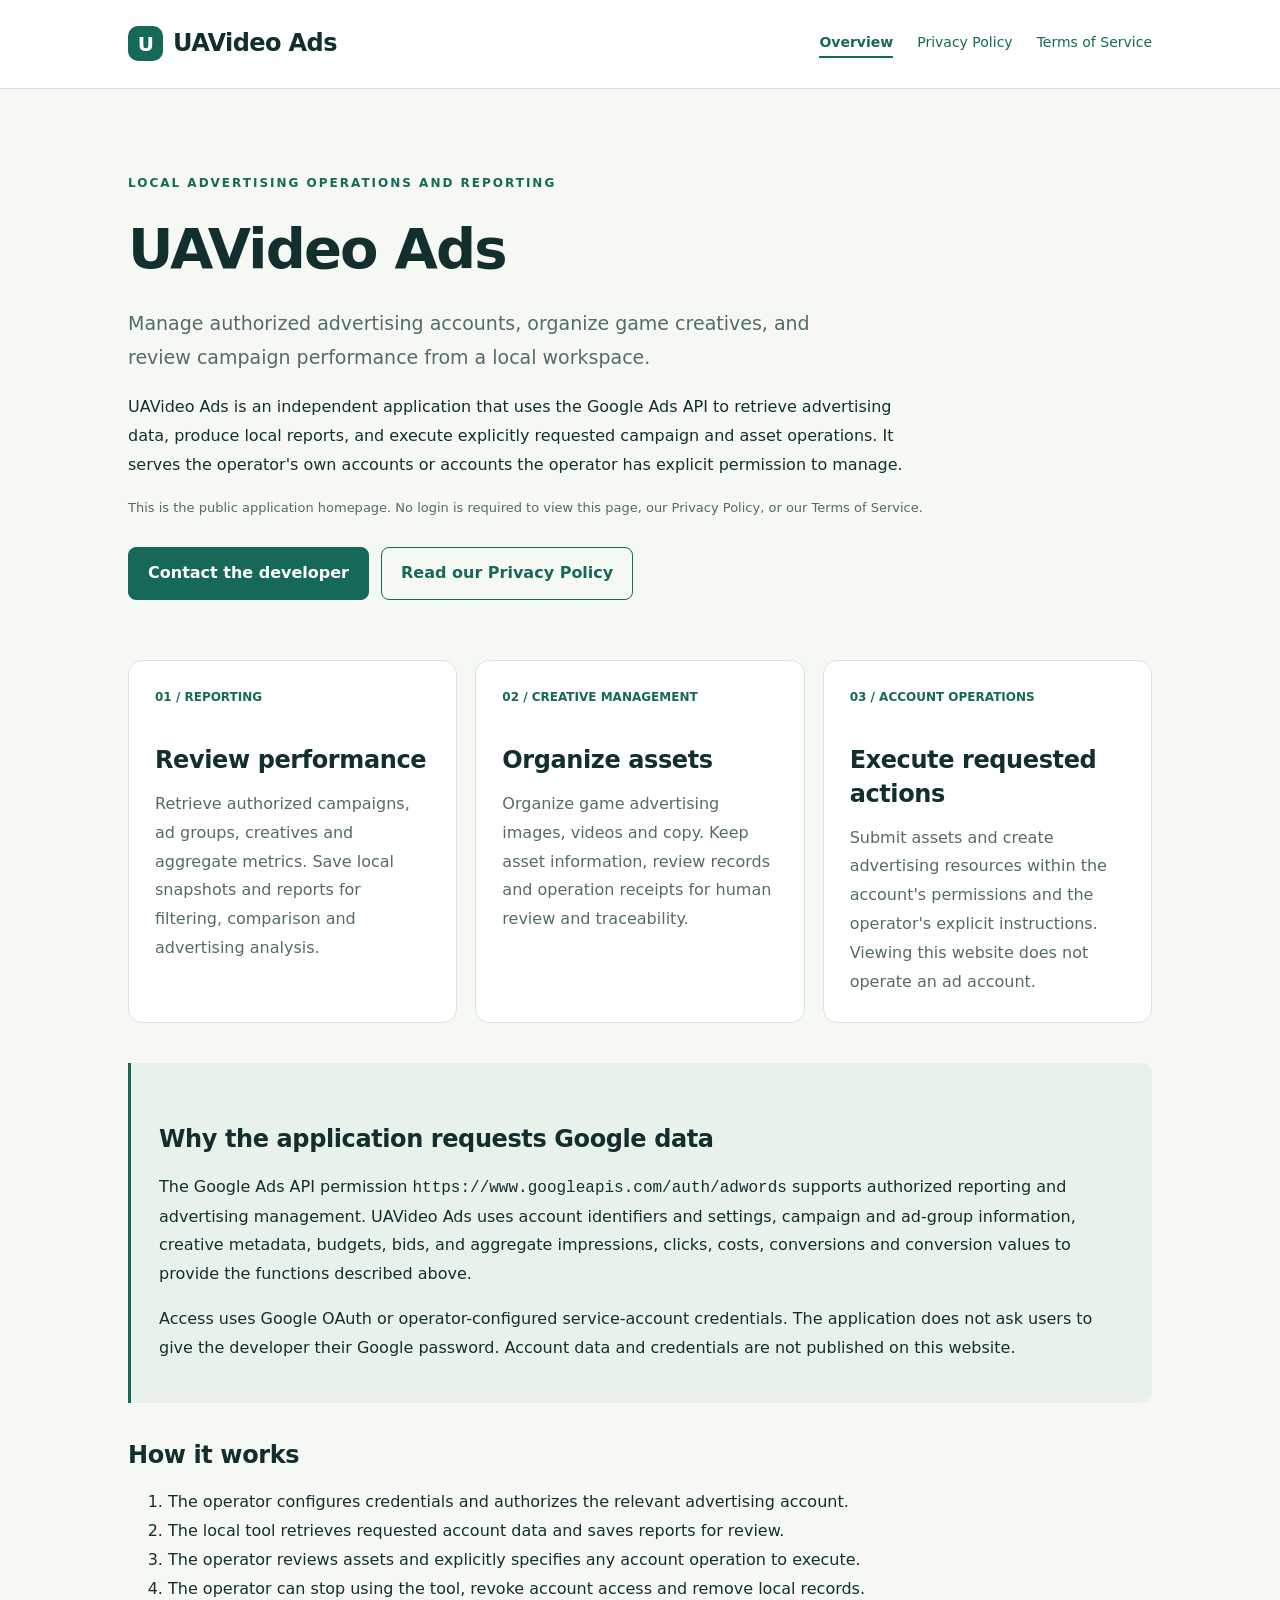
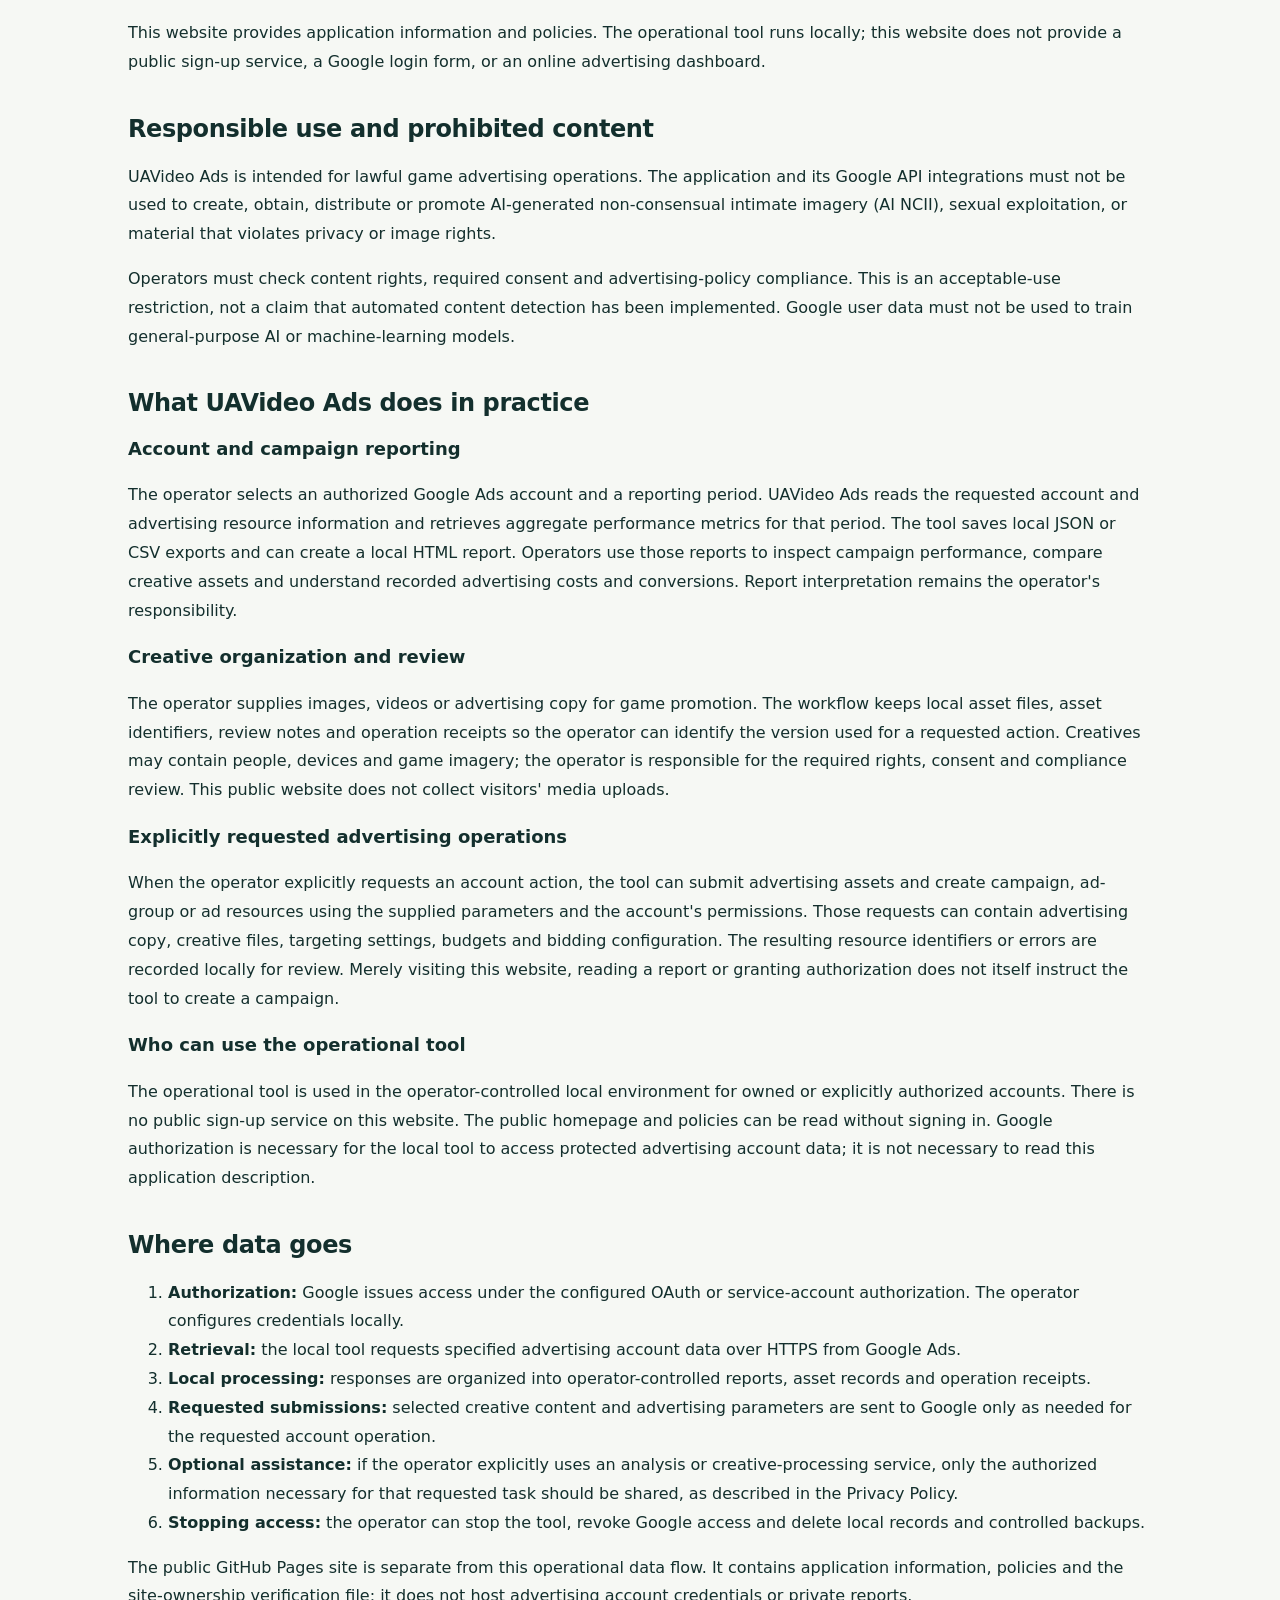
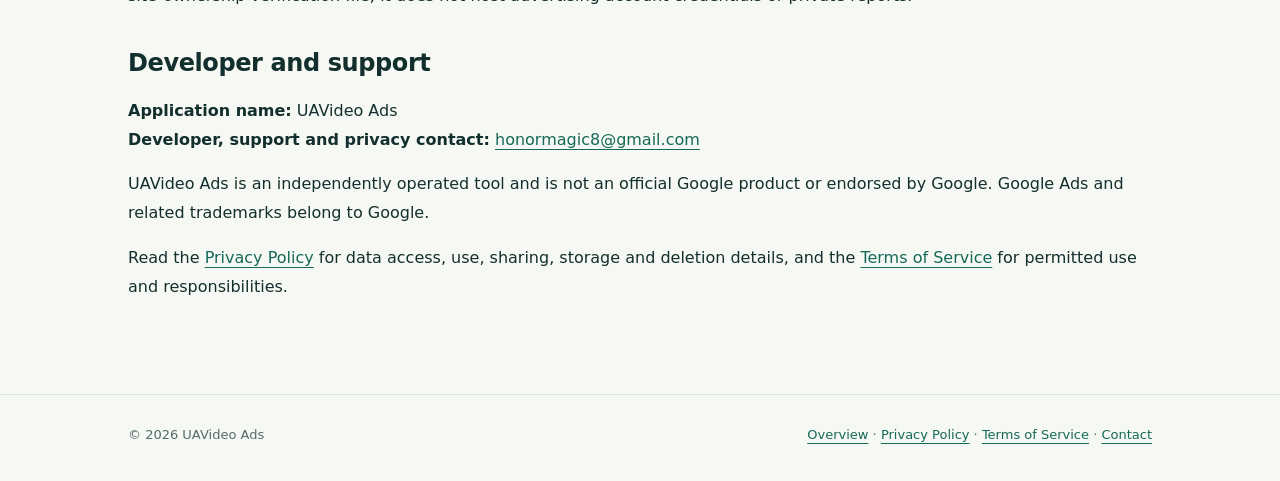
<file: index.html>
<!doctype html>
<html lang="en">
<head>
<meta charset="utf-8">
<meta name="viewport" content="width=device-width,initial-scale=1">
<meta name="description" content="UAVideo Ads is a local Google Ads account management and reporting tool for authorized game advertising accounts.">
<title>UAVideo Ads</title>
<link rel="stylesheet" href="style.css">
</head>
<body>
<header><div class="wrap"><a class="brand" href="./"><span aria-hidden="true">U</span>UAVideo Ads</a><nav aria-label="Main navigation"><a href="./" aria-current="page">Overview</a><a href="privacy.html">Privacy Policy</a><a href="terms.html">Terms of Service</a></nav></div></header>
<main><div class="wrap">

<section class="hero">
<div class="eyebrow">Local advertising operations and reporting</div>
<h1>UAVideo Ads</h1>
<p class="lead">Manage authorized advertising accounts, organize game creatives, and review campaign performance from a local workspace.</p>
<p>UAVideo Ads is an independent application that uses the Google Ads API to retrieve advertising data, produce local reports, and execute explicitly requested campaign and asset operations. It serves the operator's own accounts or accounts the operator has explicit permission to manage.</p>
<p class="meta">This is the public application homepage. No login is required to view this page, our Privacy Policy, or our Terms of Service.</p>
<div class="actions"><a class="button primary" href="mailto:honormagic8@gmail.com">Contact the developer</a><a class="button" href="privacy.html">Read our Privacy Policy</a></div>
</section>
<div class="grid">
<section class="card"><span class="number">01 / REPORTING</span><h2>Review performance</h2><p>Retrieve authorized campaigns, ad groups, creatives and aggregate metrics. Save local snapshots and reports for filtering, comparison and advertising analysis.</p></section>
<section class="card"><span class="number">02 / CREATIVE MANAGEMENT</span><h2>Organize assets</h2><p>Organize game advertising images, videos and copy. Keep asset information, review records and operation receipts for human review and traceability.</p></section>
<section class="card"><span class="number">03 / ACCOUNT OPERATIONS</span><h2>Execute requested actions</h2><p>Submit assets and create advertising resources within the account's permissions and the operator's explicit instructions. Viewing this website does not operate an ad account.</p></section>
</div>
<section class="note"><h2>Why the application requests Google data</h2><p>The Google Ads API permission <code>https://www.googleapis.com/auth/adwords</code> supports authorized reporting and advertising management. UAVideo Ads uses account identifiers and settings, campaign and ad-group information, creative metadata, budgets, bids, and aggregate impressions, clicks, costs, conversions and conversion values to provide the functions described above.</p><p>Access uses Google OAuth or operator-configured service-account credentials. The application does not ask users to give the developer their Google password. Account data and credentials are not published on this website.</p></section>
<section><h2>How it works</h2><ol><li>The operator configures credentials and authorizes the relevant advertising account.</li><li>The local tool retrieves requested account data and saves reports for review.</li><li>The operator reviews assets and explicitly specifies any account operation to execute.</li><li>The operator can stop using the tool, revoke account access and remove local records.</li></ol><p>This website provides application information and policies. The operational tool runs locally; this website does not provide a public sign-up service, a Google login form, or an online advertising dashboard.</p></section>
<section><h2>Responsible use and prohibited content</h2><p>UAVideo Ads is intended for lawful game advertising operations. The application and its Google API integrations must not be used to create, obtain, distribute or promote AI-generated non-consensual intimate imagery (AI NCII), sexual exploitation, or material that violates privacy or image rights.</p><p>Operators must check content rights, required consent and advertising-policy compliance. This is an acceptable-use restriction, not a claim that automated content detection has been implemented. Google user data must not be used to train general-purpose AI or machine-learning models.</p></section>

<section id="application-details"><h2>What UAVideo Ads does in practice</h2>
<h3>Account and campaign reporting</h3><p>The operator selects an authorized Google Ads account and a reporting period. UAVideo Ads reads the requested account and advertising resource information and retrieves aggregate performance metrics for that period. The tool saves local JSON or CSV exports and can create a local HTML report. Operators use those reports to inspect campaign performance, compare creative assets and understand recorded advertising costs and conversions. Report interpretation remains the operator's responsibility.</p>
<h3>Creative organization and review</h3><p>The operator supplies images, videos or advertising copy for game promotion. The workflow keeps local asset files, asset identifiers, review notes and operation receipts so the operator can identify the version used for a requested action. Creatives may contain people, devices and game imagery; the operator is responsible for the required rights, consent and compliance review. This public website does not collect visitors' media uploads.</p>
<h3>Explicitly requested advertising operations</h3><p>When the operator explicitly requests an account action, the tool can submit advertising assets and create campaign, ad-group or ad resources using the supplied parameters and the account's permissions. Those requests can contain advertising copy, creative files, targeting settings, budgets and bidding configuration. The resulting resource identifiers or errors are recorded locally for review. Merely visiting this website, reading a report or granting authorization does not itself instruct the tool to create a campaign.</p>
<h3>Who can use the operational tool</h3><p>The operational tool is used in the operator-controlled local environment for owned or explicitly authorized accounts. There is no public sign-up service on this website. The public homepage and policies can be read without signing in. Google authorization is necessary for the local tool to access protected advertising account data; it is not necessary to read this application description.</p>
</section>
<section id="data-flow"><h2>Where data goes</h2><ol><li><strong>Authorization:</strong> Google issues access under the configured OAuth or service-account authorization. The operator configures credentials locally.</li><li><strong>Retrieval:</strong> the local tool requests specified advertising account data over HTTPS from Google Ads.</li><li><strong>Local processing:</strong> responses are organized into operator-controlled reports, asset records and operation receipts.</li><li><strong>Requested submissions:</strong> selected creative content and advertising parameters are sent to Google only as needed for the requested account operation.</li><li><strong>Optional assistance:</strong> if the operator explicitly uses an analysis or creative-processing service, only the authorized information necessary for that requested task should be shared, as described in the Privacy Policy.</li><li><strong>Stopping access:</strong> the operator can stop the tool, revoke Google access and delete local records and controlled backups.</li></ol><p>The public GitHub Pages site is separate from this operational data flow. It contains application information, policies and the site-ownership verification file; it does not host advertising account credentials or private reports.</p></section>

<section><h2>Developer and support</h2><p><strong>Application name:</strong> UAVideo Ads<br><strong>Developer, support and privacy contact:</strong> <a href="mailto:honormagic8@gmail.com">honormagic8@gmail.com</a></p><p>UAVideo Ads is an independently operated tool and is not an official Google product or endorsed by Google. Google Ads and related trademarks belong to Google.</p><p>Read the <a href="privacy.html">Privacy Policy</a> for data access, use, sharing, storage and deletion details, and the <a href="terms.html">Terms of Service</a> for permitted use and responsibilities.</p></section>

</div></main>
<footer><div class="wrap"><span>&copy; 2026 UAVideo Ads</span><span><a href="./">Overview</a> &middot; <a href="privacy.html">Privacy Policy</a> &middot; <a href="terms.html">Terms of Service</a> &middot; <a href="mailto:honormagic8@gmail.com">Contact</a></span></div></footer>
</body></html>
</file>
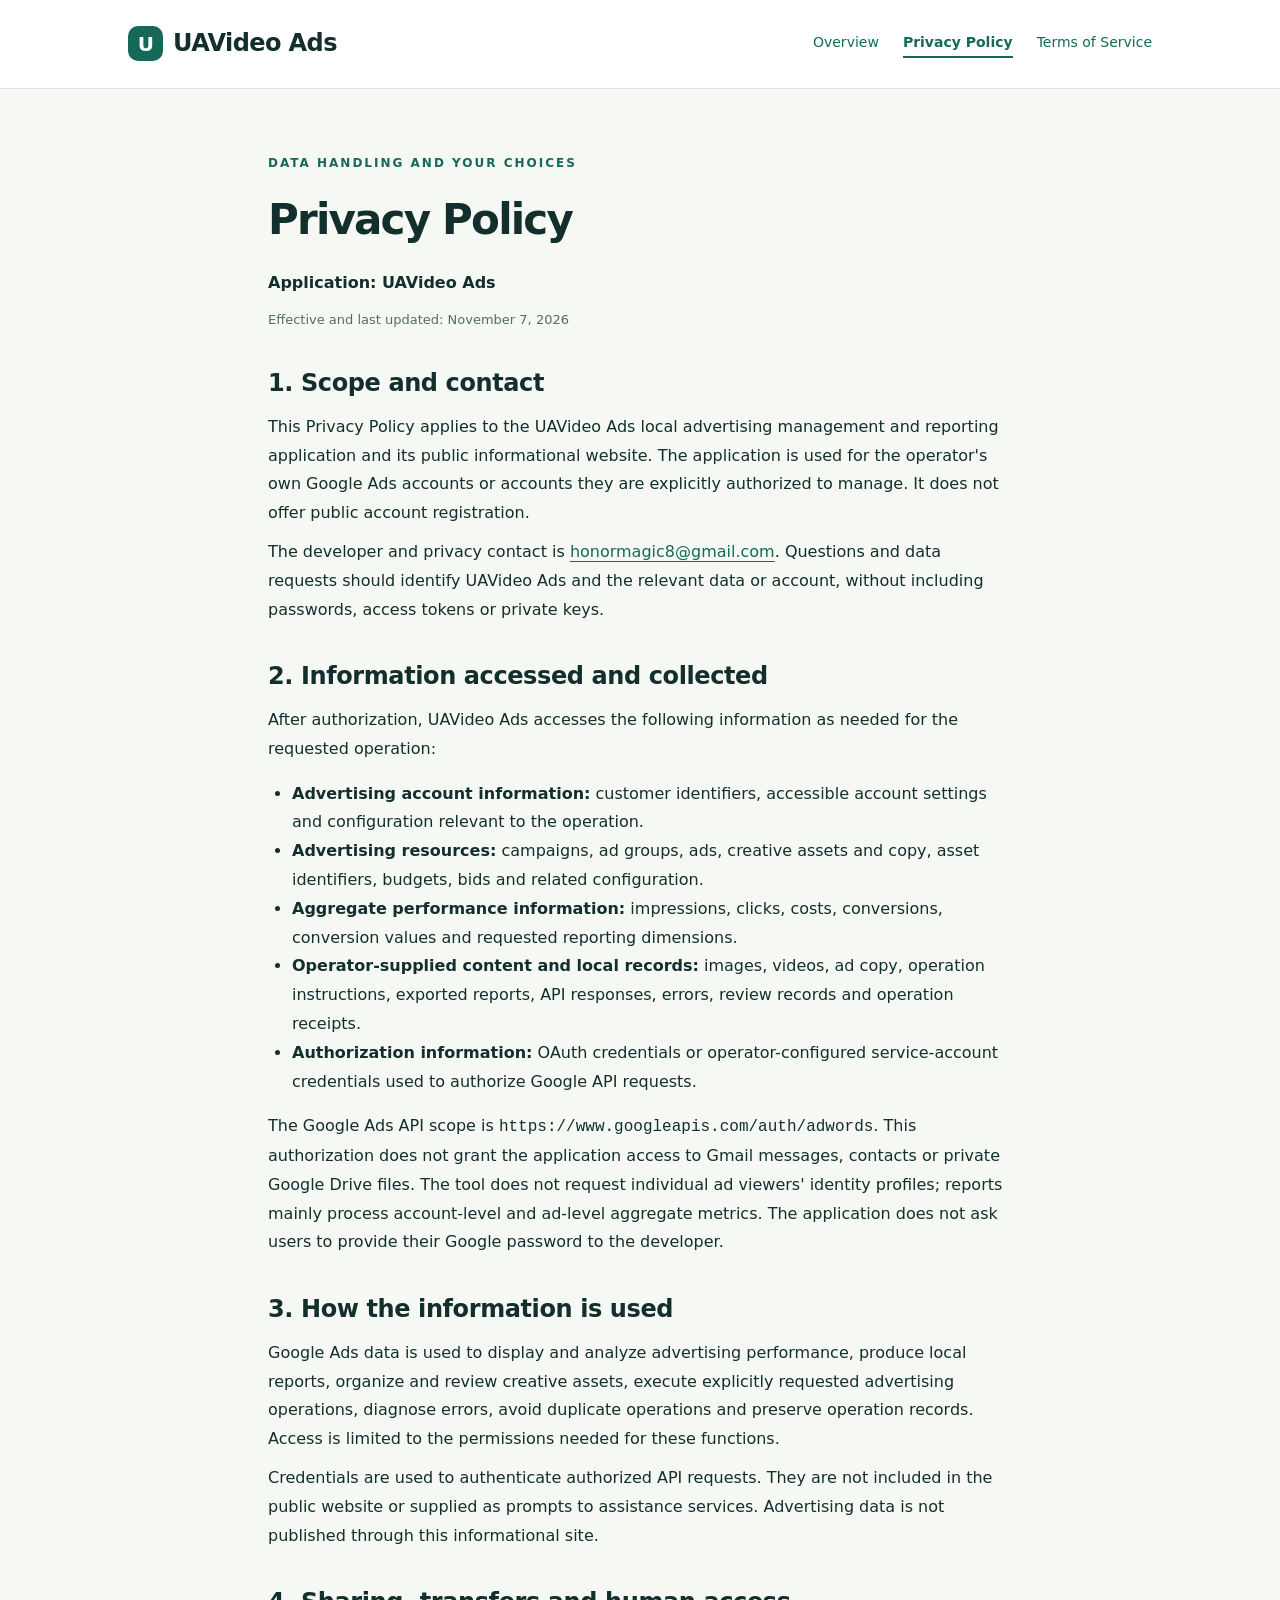
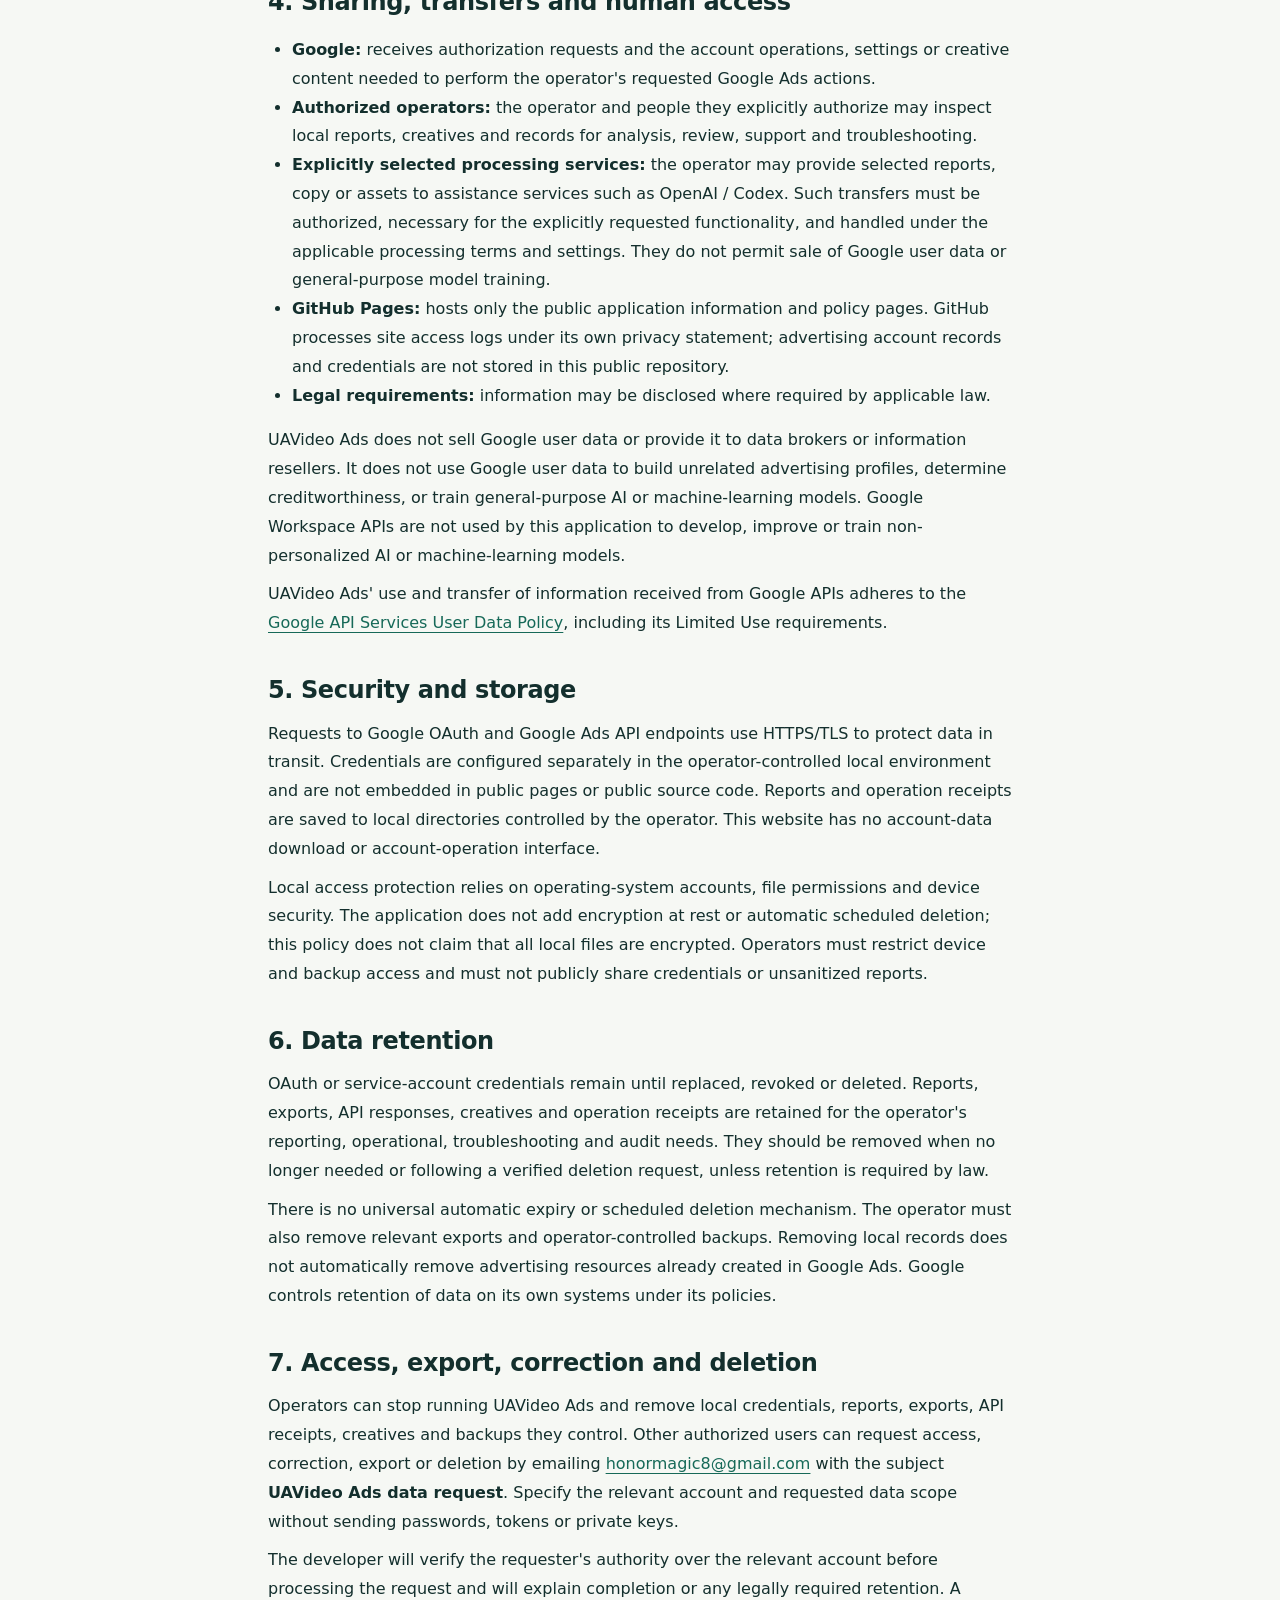
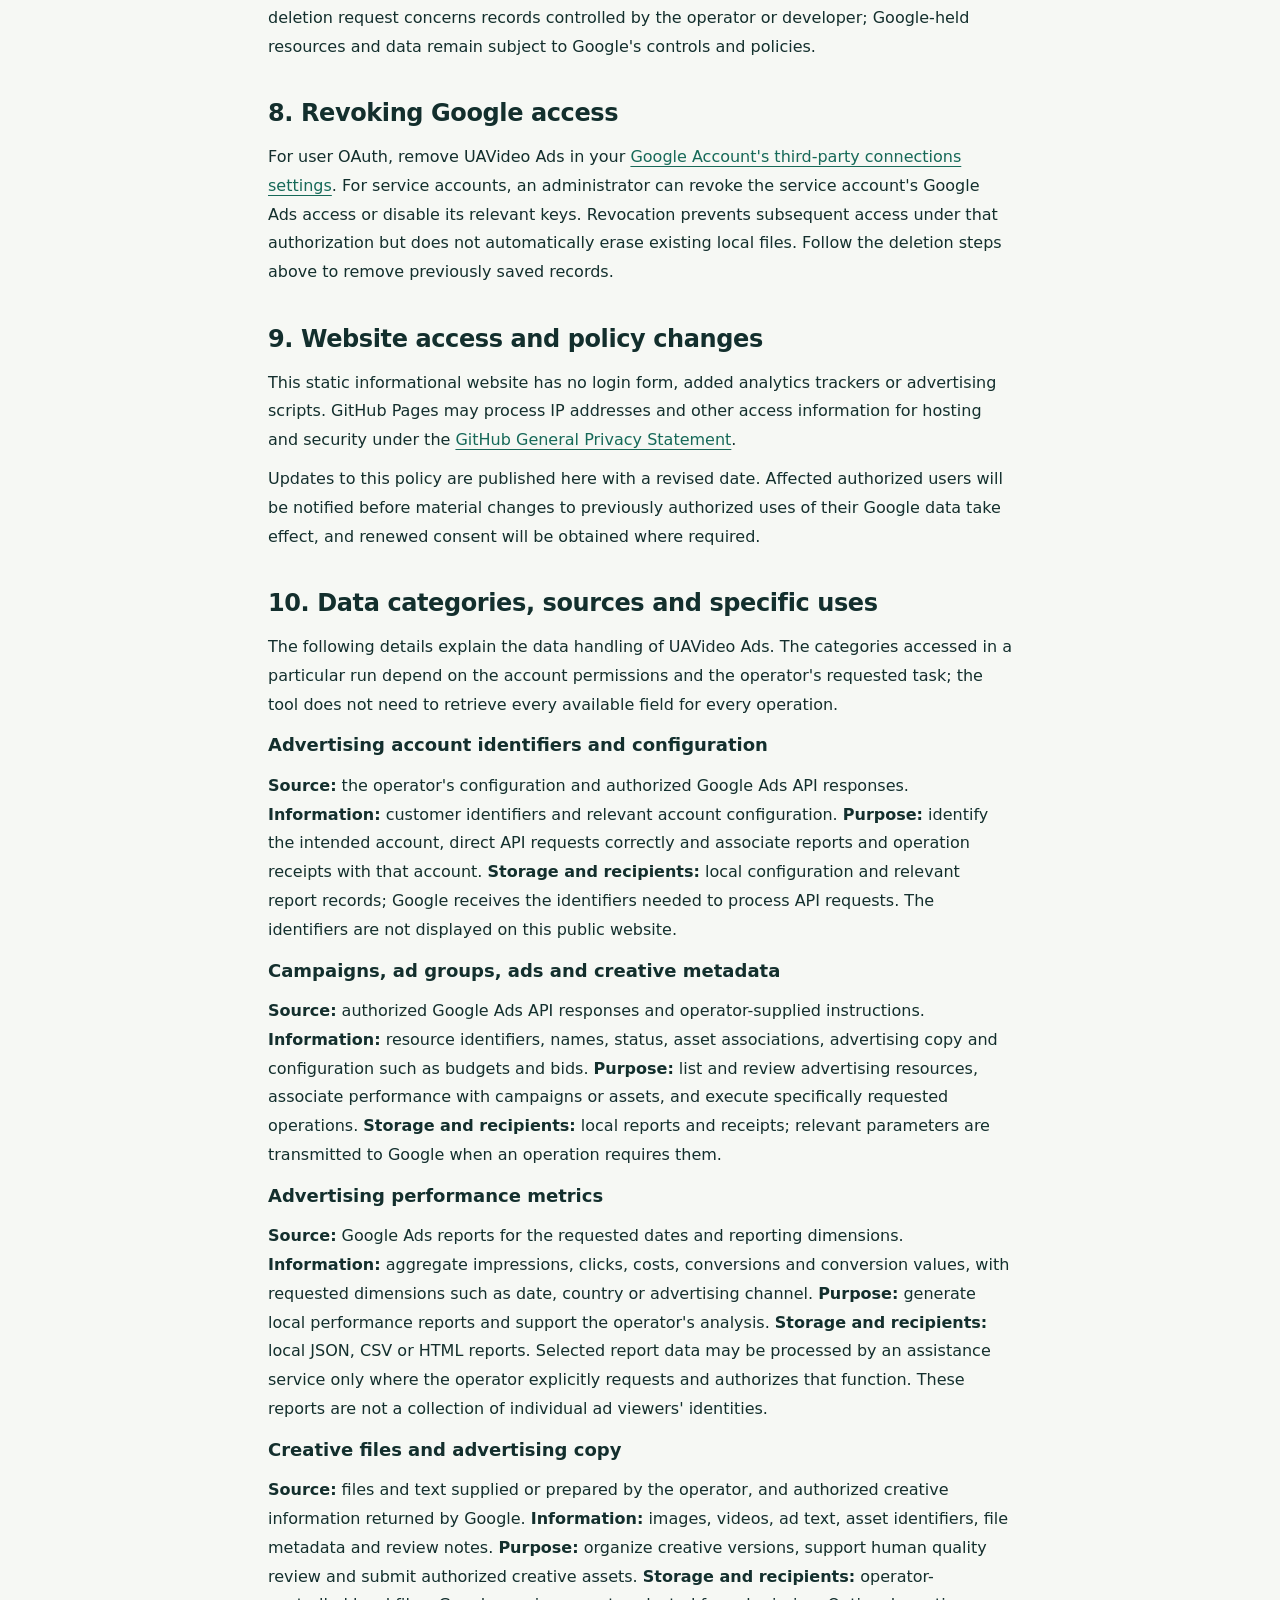
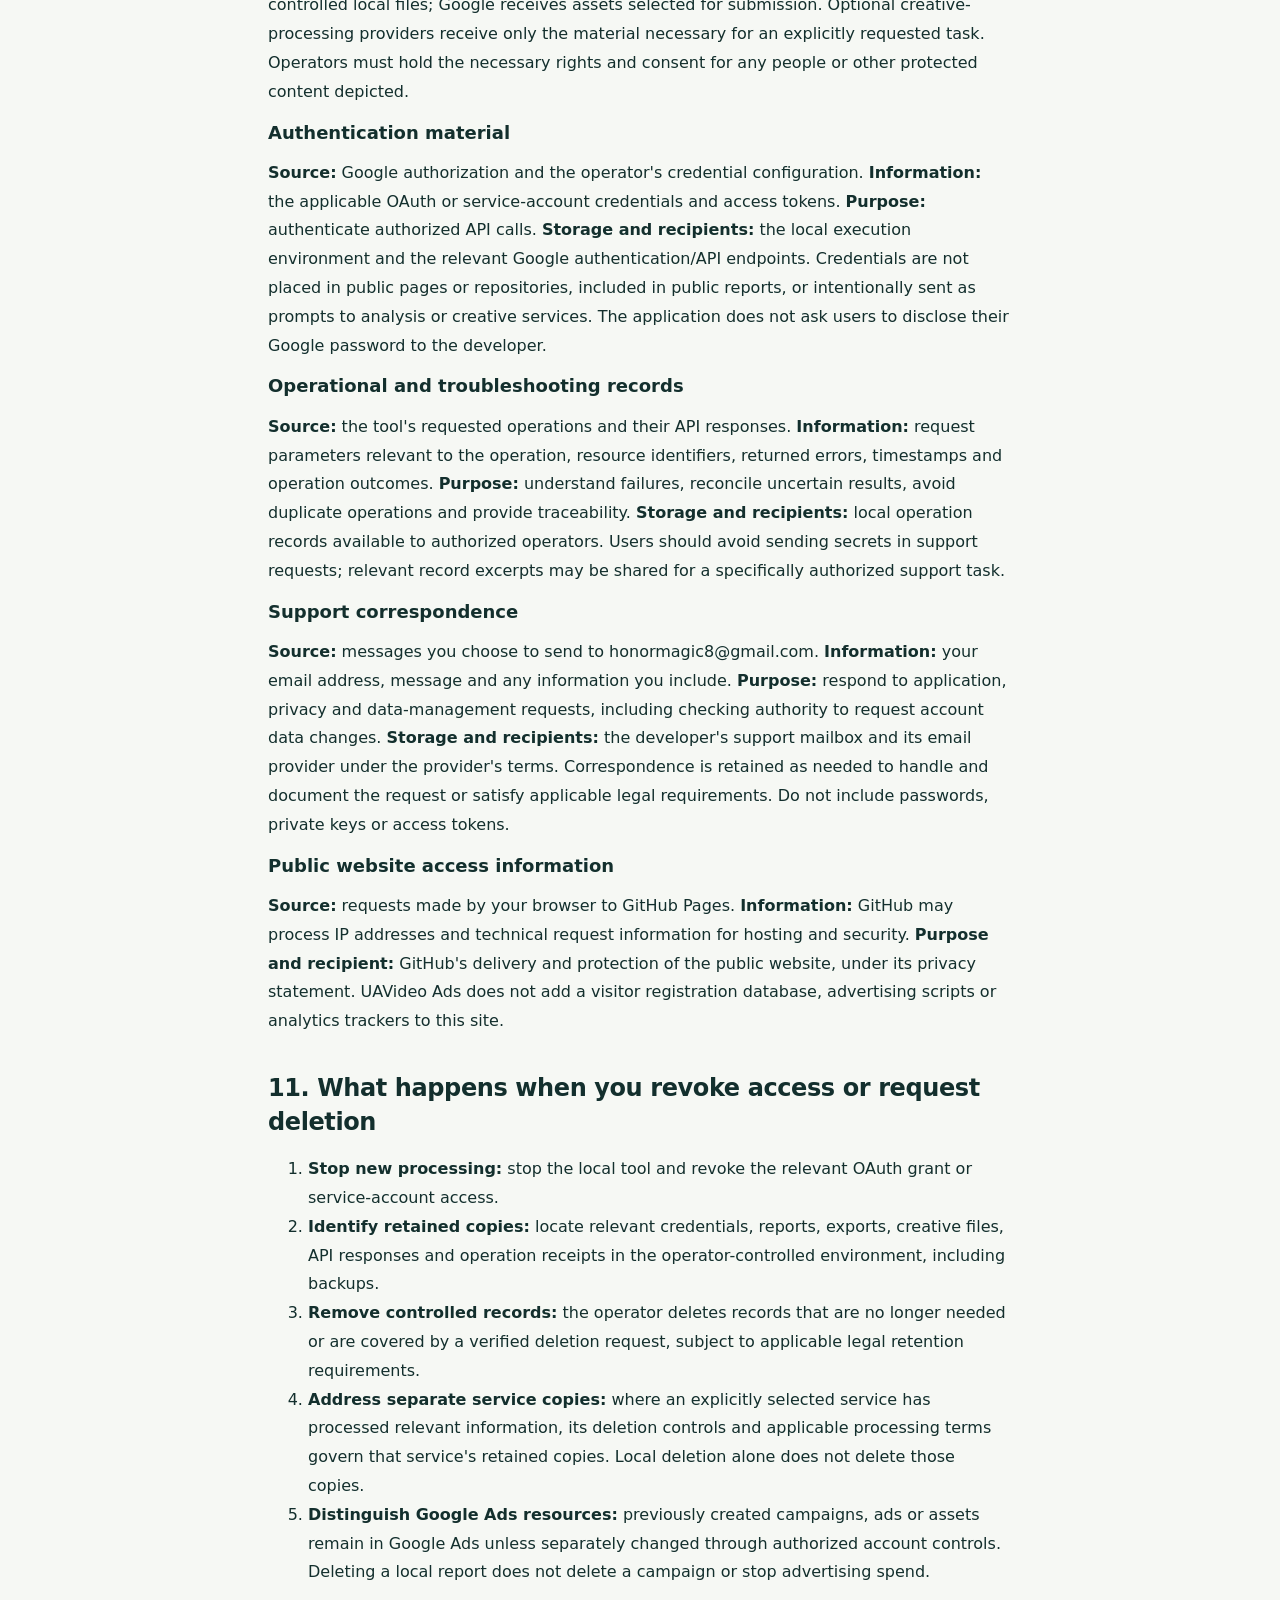
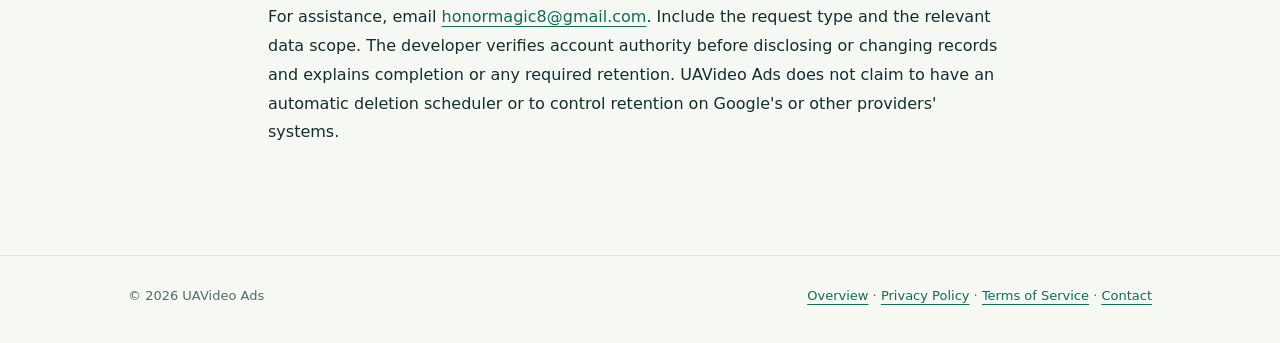
<file: privacy.html>
<!doctype html>
<html lang="en">
<head>
<meta charset="utf-8">
<meta name="viewport" content="width=device-width,initial-scale=1">
<meta name="description" content="How UAVideo Ads accesses, uses, shares, protects, retains and deletes Google Ads data and local operation records.">
<title>Privacy Policy | UAVideo Ads</title>
<link rel="stylesheet" href="style.css">
</head>
<body>
<header><div class="wrap"><a class="brand" href="./"><span aria-hidden="true">U</span>UAVideo Ads</a><nav aria-label="Main navigation"><a href="./">Overview</a><a href="privacy.html" aria-current="page">Privacy Policy</a><a href="terms.html">Terms of Service</a></nav></div></header>
<main><article class="wrap document">

<div class="eyebrow">Data handling and your choices</div>
<h1>Privacy Policy</h1>
<p><strong>Application: UAVideo Ads</strong></p>
<p class="meta">Effective and last updated: November 7, 2026</p>
<section><h2>1. Scope and contact</h2><p>This Privacy Policy applies to the UAVideo Ads local advertising management and reporting application and its public informational website. The application is used for the operator's own Google Ads accounts or accounts they are explicitly authorized to manage. It does not offer public account registration.</p><p>The developer and privacy contact is <a href="mailto:honormagic8@gmail.com">honormagic8@gmail.com</a>. Questions and data requests should identify UAVideo Ads and the relevant data or account, without including passwords, access tokens or private keys.</p></section>
<section><h2>2. Information accessed and collected</h2><p>After authorization, UAVideo Ads accesses the following information as needed for the requested operation:</p><ul><li><strong>Advertising account information:</strong> customer identifiers, accessible account settings and configuration relevant to the operation.</li><li><strong>Advertising resources:</strong> campaigns, ad groups, ads, creative assets and copy, asset identifiers, budgets, bids and related configuration.</li><li><strong>Aggregate performance information:</strong> impressions, clicks, costs, conversions, conversion values and requested reporting dimensions.</li><li><strong>Operator-supplied content and local records:</strong> images, videos, ad copy, operation instructions, exported reports, API responses, errors, review records and operation receipts.</li><li><strong>Authorization information:</strong> OAuth credentials or operator-configured service-account credentials used to authorize Google API requests.</li></ul><p>The Google Ads API scope is <code>https://www.googleapis.com/auth/adwords</code>. This authorization does not grant the application access to Gmail messages, contacts or private Google Drive files. The tool does not request individual ad viewers' identity profiles; reports mainly process account-level and ad-level aggregate metrics. The application does not ask users to provide their Google password to the developer.</p></section>
<section><h2>3. How the information is used</h2><p>Google Ads data is used to display and analyze advertising performance, produce local reports, organize and review creative assets, execute explicitly requested advertising operations, diagnose errors, avoid duplicate operations and preserve operation records. Access is limited to the permissions needed for these functions.</p><p>Credentials are used to authenticate authorized API requests. They are not included in the public website or supplied as prompts to assistance services. Advertising data is not published through this informational site.</p></section>
<section><h2>4. Sharing, transfers and human access</h2><ul><li><strong>Google:</strong> receives authorization requests and the account operations, settings or creative content needed to perform the operator's requested Google Ads actions.</li><li><strong>Authorized operators:</strong> the operator and people they explicitly authorize may inspect local reports, creatives and records for analysis, review, support and troubleshooting.</li><li><strong>Explicitly selected processing services:</strong> the operator may provide selected reports, copy or assets to assistance services such as OpenAI / Codex. Such transfers must be authorized, necessary for the explicitly requested functionality, and handled under the applicable processing terms and settings. They do not permit sale of Google user data or general-purpose model training.</li><li><strong>GitHub Pages:</strong> hosts only the public application information and policy pages. GitHub processes site access logs under its own privacy statement; advertising account records and credentials are not stored in this public repository.</li><li><strong>Legal requirements:</strong> information may be disclosed where required by applicable law.</li></ul><p>UAVideo Ads does not sell Google user data or provide it to data brokers or information resellers. It does not use Google user data to build unrelated advertising profiles, determine creditworthiness, or train general-purpose AI or machine-learning models. Google Workspace APIs are not used by this application to develop, improve or train non-personalized AI or machine-learning models.</p><p>UAVideo Ads' use and transfer of information received from Google APIs adheres to the <a href="https://developers.google.com/terms/api-services-user-data-policy">Google API Services User Data Policy</a>, including its Limited Use requirements.</p></section>
<section><h2>5. Security and storage</h2><p>Requests to Google OAuth and Google Ads API endpoints use HTTPS/TLS to protect data in transit. Credentials are configured separately in the operator-controlled local environment and are not embedded in public pages or public source code. Reports and operation receipts are saved to local directories controlled by the operator. This website has no account-data download or account-operation interface.</p><p>Local access protection relies on operating-system accounts, file permissions and device security. The application does not add encryption at rest or automatic scheduled deletion; this policy does not claim that all local files are encrypted. Operators must restrict device and backup access and must not publicly share credentials or unsanitized reports.</p></section>
<section><h2>6. Data retention</h2><p>OAuth or service-account credentials remain until replaced, revoked or deleted. Reports, exports, API responses, creatives and operation receipts are retained for the operator's reporting, operational, troubleshooting and audit needs. They should be removed when no longer needed or following a verified deletion request, unless retention is required by law.</p><p>There is no universal automatic expiry or scheduled deletion mechanism. The operator must also remove relevant exports and operator-controlled backups. Removing local records does not automatically remove advertising resources already created in Google Ads. Google controls retention of data on its own systems under its policies.</p></section>
<section><h2>7. Access, export, correction and deletion</h2><p>Operators can stop running UAVideo Ads and remove local credentials, reports, exports, API receipts, creatives and backups they control. Other authorized users can request access, correction, export or deletion by emailing <a href="mailto:honormagic8@gmail.com?subject=UAVideo%20Ads%20data%20request">honormagic8@gmail.com</a> with the subject <strong>UAVideo Ads data request</strong>. Specify the relevant account and requested data scope without sending passwords, tokens or private keys.</p><p>The developer will verify the requester's authority over the relevant account before processing the request and will explain completion or any legally required retention. A deletion request concerns records controlled by the operator or developer; Google-held resources and data remain subject to Google's controls and policies.</p></section>
<section><h2>8. Revoking Google access</h2><p>For user OAuth, remove UAVideo Ads in your <a href="https://myaccount.google.com/connections">Google Account's third-party connections settings</a>. For service accounts, an administrator can revoke the service account's Google Ads access or disable its relevant keys. Revocation prevents subsequent access under that authorization but does not automatically erase existing local files. Follow the deletion steps above to remove previously saved records.</p></section>
<section><h2>9. Website access and policy changes</h2><p>This static informational website has no login form, added analytics trackers or advertising scripts. GitHub Pages may process IP addresses and other access information for hosting and security under the <a href="https://docs.github.com/en/site-policy/privacy-policies/github-general-privacy-statement">GitHub General Privacy Statement</a>.</p><p>Updates to this policy are published here with a revised date. Affected authorized users will be notified before material changes to previously authorized uses of their Google data take effect, and renewed consent will be obtained where required.</p></section>


<section id="category-disclosures"><h2>10. Data categories, sources and specific uses</h2>
<p>The following details explain the data handling of UAVideo Ads. The categories accessed in a particular run depend on the account permissions and the operator's requested task; the tool does not need to retrieve every available field for every operation.</p>
<h3>Advertising account identifiers and configuration</h3><p><strong>Source:</strong> the operator's configuration and authorized Google Ads API responses. <strong>Information:</strong> customer identifiers and relevant account configuration. <strong>Purpose:</strong> identify the intended account, direct API requests correctly and associate reports and operation receipts with that account. <strong>Storage and recipients:</strong> local configuration and relevant report records; Google receives the identifiers needed to process API requests. The identifiers are not displayed on this public website.</p>
<h3>Campaigns, ad groups, ads and creative metadata</h3><p><strong>Source:</strong> authorized Google Ads API responses and operator-supplied instructions. <strong>Information:</strong> resource identifiers, names, status, asset associations, advertising copy and configuration such as budgets and bids. <strong>Purpose:</strong> list and review advertising resources, associate performance with campaigns or assets, and execute specifically requested operations. <strong>Storage and recipients:</strong> local reports and receipts; relevant parameters are transmitted to Google when an operation requires them.</p>
<h3>Advertising performance metrics</h3><p><strong>Source:</strong> Google Ads reports for the requested dates and reporting dimensions. <strong>Information:</strong> aggregate impressions, clicks, costs, conversions and conversion values, with requested dimensions such as date, country or advertising channel. <strong>Purpose:</strong> generate local performance reports and support the operator's analysis. <strong>Storage and recipients:</strong> local JSON, CSV or HTML reports. Selected report data may be processed by an assistance service only where the operator explicitly requests and authorizes that function. These reports are not a collection of individual ad viewers' identities.</p>
<h3>Creative files and advertising copy</h3><p><strong>Source:</strong> files and text supplied or prepared by the operator, and authorized creative information returned by Google. <strong>Information:</strong> images, videos, ad text, asset identifiers, file metadata and review notes. <strong>Purpose:</strong> organize creative versions, support human quality review and submit authorized creative assets. <strong>Storage and recipients:</strong> operator-controlled local files; Google receives assets selected for submission. Optional creative-processing providers receive only the material necessary for an explicitly requested task. Operators must hold the necessary rights and consent for any people or other protected content depicted.</p>
<h3>Authentication material</h3><p><strong>Source:</strong> Google authorization and the operator's credential configuration. <strong>Information:</strong> the applicable OAuth or service-account credentials and access tokens. <strong>Purpose:</strong> authenticate authorized API calls. <strong>Storage and recipients:</strong> the local execution environment and the relevant Google authentication/API endpoints. Credentials are not placed in public pages or repositories, included in public reports, or intentionally sent as prompts to analysis or creative services. The application does not ask users to disclose their Google password to the developer.</p>
<h3>Operational and troubleshooting records</h3><p><strong>Source:</strong> the tool's requested operations and their API responses. <strong>Information:</strong> request parameters relevant to the operation, resource identifiers, returned errors, timestamps and operation outcomes. <strong>Purpose:</strong> understand failures, reconcile uncertain results, avoid duplicate operations and provide traceability. <strong>Storage and recipients:</strong> local operation records available to authorized operators. Users should avoid sending secrets in support requests; relevant record excerpts may be shared for a specifically authorized support task.</p>
<h3>Support correspondence</h3><p><strong>Source:</strong> messages you choose to send to honormagic8@gmail.com. <strong>Information:</strong> your email address, message and any information you include. <strong>Purpose:</strong> respond to application, privacy and data-management requests, including checking authority to request account data changes. <strong>Storage and recipients:</strong> the developer's support mailbox and its email provider under the provider's terms. Correspondence is retained as needed to handle and document the request or satisfy applicable legal requirements. Do not include passwords, private keys or access tokens.</p>
<h3>Public website access information</h3><p><strong>Source:</strong> requests made by your browser to GitHub Pages. <strong>Information:</strong> GitHub may process IP addresses and technical request information for hosting and security. <strong>Purpose and recipient:</strong> GitHub's delivery and protection of the public website, under its privacy statement. UAVideo Ads does not add a visitor registration database, advertising scripts or analytics trackers to this site.</p>
</section>
<section id="deletion-details"><h2>11. What happens when you revoke access or request deletion</h2><ol><li><strong>Stop new processing:</strong> stop the local tool and revoke the relevant OAuth grant or service-account access.</li><li><strong>Identify retained copies:</strong> locate relevant credentials, reports, exports, creative files, API responses and operation receipts in the operator-controlled environment, including backups.</li><li><strong>Remove controlled records:</strong> the operator deletes records that are no longer needed or are covered by a verified deletion request, subject to applicable legal retention requirements.</li><li><strong>Address separate service copies:</strong> where an explicitly selected service has processed relevant information, its deletion controls and applicable processing terms govern that service's retained copies. Local deletion alone does not delete those copies.</li><li><strong>Distinguish Google Ads resources:</strong> previously created campaigns, ads or assets remain in Google Ads unless separately changed through authorized account controls. Deleting a local report does not delete a campaign or stop advertising spend.</li></ol><p>For assistance, email <a href="mailto:honormagic8@gmail.com?subject=UAVideo%20Ads%20data%20request">honormagic8@gmail.com</a>. Include the request type and the relevant data scope. The developer verifies account authority before disclosing or changing records and explains completion or any required retention. UAVideo Ads does not claim to have an automatic deletion scheduler or to control retention on Google's or other providers' systems.</p></section>

</article></main>
<footer><div class="wrap"><span>&copy; 2026 UAVideo Ads</span><span><a href="./">Overview</a> &middot; <a href="privacy.html">Privacy Policy</a> &middot; <a href="terms.html">Terms of Service</a> &middot; <a href="mailto:honormagic8@gmail.com">Contact</a></span></div></footer>
</body></html>
</file>
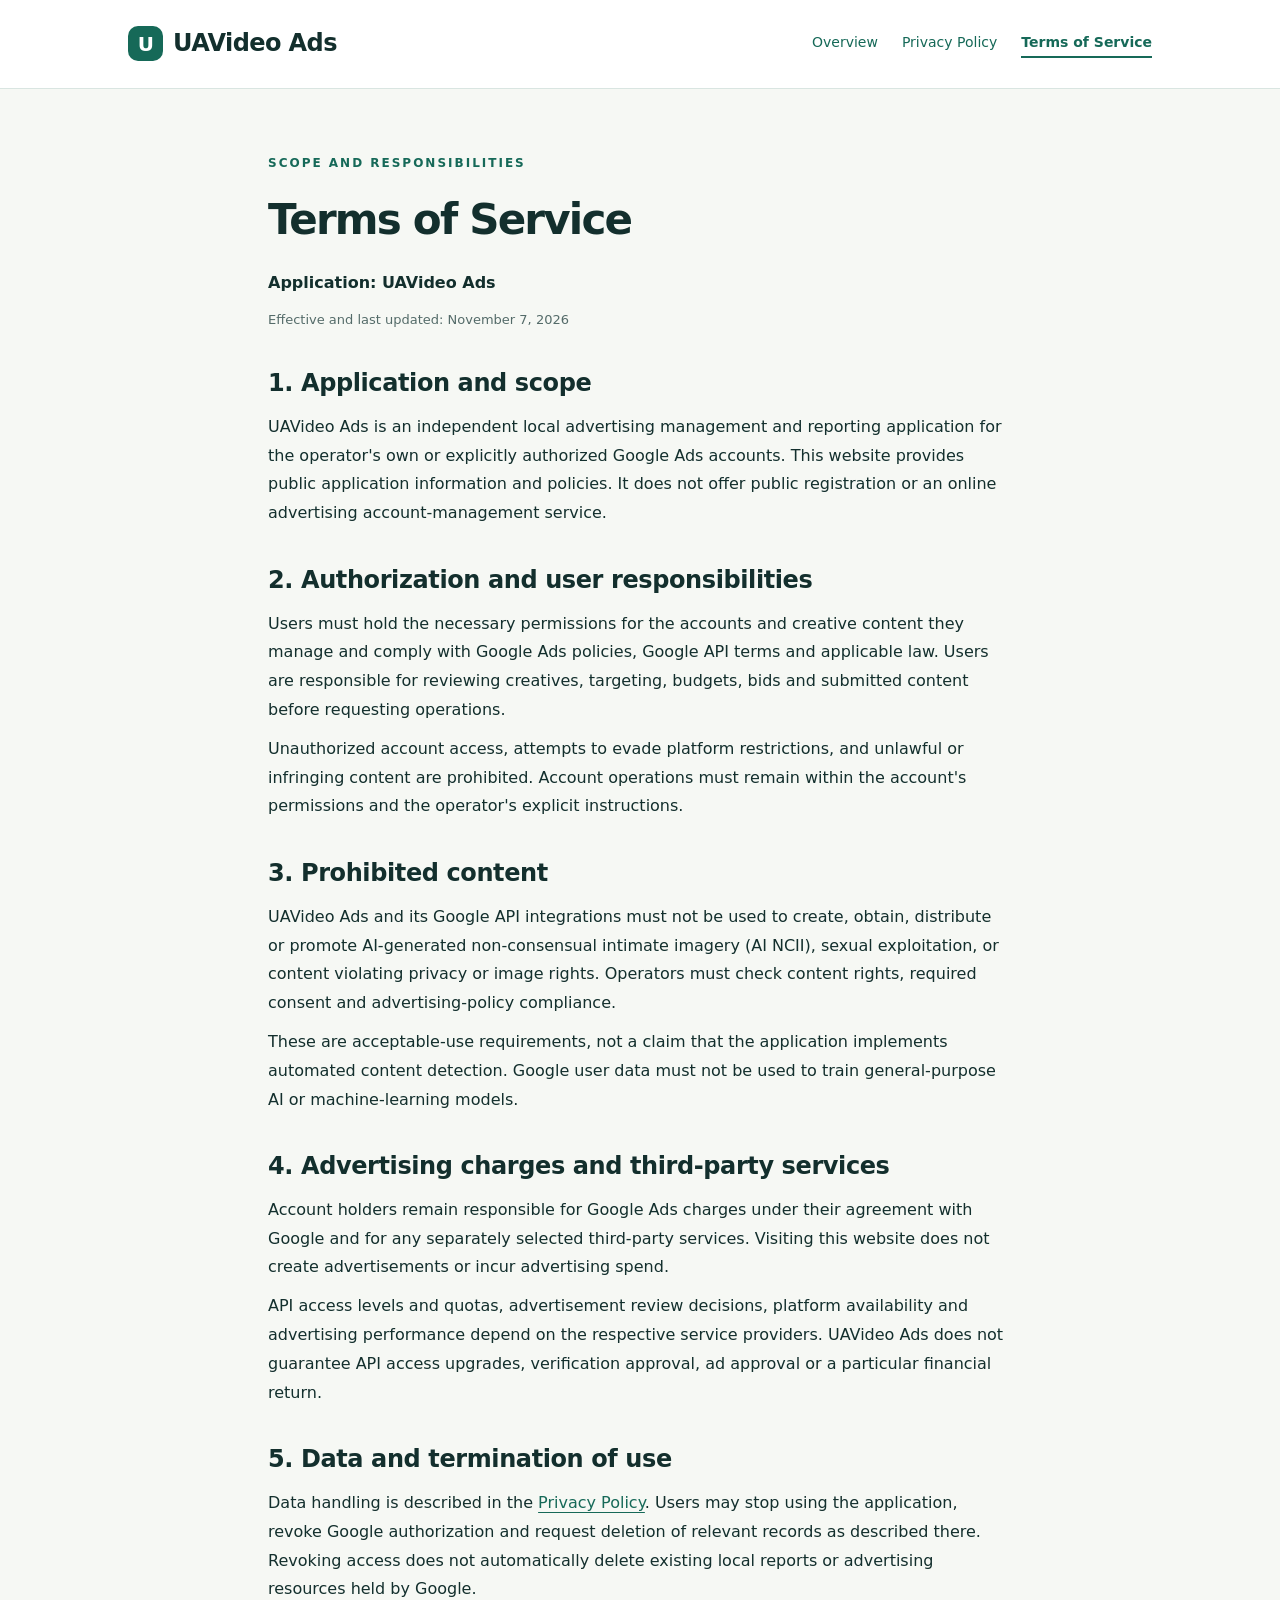
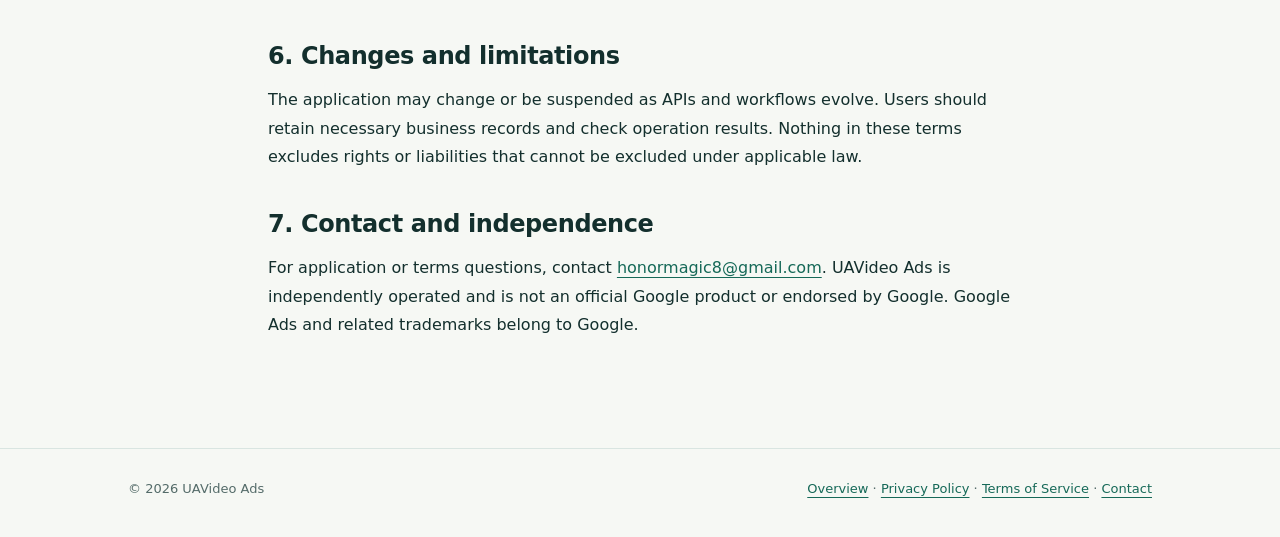
<file: terms.html>
<!doctype html>
<html lang="en">
<head>
<meta charset="utf-8">
<meta name="viewport" content="width=device-width,initial-scale=1">
<meta name="description" content="Terms of Service for the UAVideo Ads local advertising management and reporting application.">
<title>Terms of Service | UAVideo Ads</title>
<link rel="stylesheet" href="style.css">
</head>
<body>
<header><div class="wrap"><a class="brand" href="./"><span aria-hidden="true">U</span>UAVideo Ads</a><nav aria-label="Main navigation"><a href="./">Overview</a><a href="privacy.html">Privacy Policy</a><a href="terms.html" aria-current="page">Terms of Service</a></nav></div></header>
<main><article class="wrap document">

<div class="eyebrow">Scope and responsibilities</div>
<h1>Terms of Service</h1>
<p><strong>Application: UAVideo Ads</strong></p>
<p class="meta">Effective and last updated: November 7, 2026</p>
<section><h2>1. Application and scope</h2><p>UAVideo Ads is an independent local advertising management and reporting application for the operator's own or explicitly authorized Google Ads accounts. This website provides public application information and policies. It does not offer public registration or an online advertising account-management service.</p></section>
<section><h2>2. Authorization and user responsibilities</h2><p>Users must hold the necessary permissions for the accounts and creative content they manage and comply with Google Ads policies, Google API terms and applicable law. Users are responsible for reviewing creatives, targeting, budgets, bids and submitted content before requesting operations.</p><p>Unauthorized account access, attempts to evade platform restrictions, and unlawful or infringing content are prohibited. Account operations must remain within the account's permissions and the operator's explicit instructions.</p></section>
<section><h2>3. Prohibited content</h2><p>UAVideo Ads and its Google API integrations must not be used to create, obtain, distribute or promote AI-generated non-consensual intimate imagery (AI NCII), sexual exploitation, or content violating privacy or image rights. Operators must check content rights, required consent and advertising-policy compliance.</p><p>These are acceptable-use requirements, not a claim that the application implements automated content detection. Google user data must not be used to train general-purpose AI or machine-learning models.</p></section>
<section><h2>4. Advertising charges and third-party services</h2><p>Account holders remain responsible for Google Ads charges under their agreement with Google and for any separately selected third-party services. Visiting this website does not create advertisements or incur advertising spend.</p><p>API access levels and quotas, advertisement review decisions, platform availability and advertising performance depend on the respective service providers. UAVideo Ads does not guarantee API access upgrades, verification approval, ad approval or a particular financial return.</p></section>
<section><h2>5. Data and termination of use</h2><p>Data handling is described in the <a href="privacy.html">Privacy Policy</a>. Users may stop using the application, revoke Google authorization and request deletion of relevant records as described there. Revoking access does not automatically delete existing local reports or advertising resources held by Google.</p></section>
<section><h2>6. Changes and limitations</h2><p>The application may change or be suspended as APIs and workflows evolve. Users should retain necessary business records and check operation results. Nothing in these terms excludes rights or liabilities that cannot be excluded under applicable law.</p></section>
<section><h2>7. Contact and independence</h2><p>For application or terms questions, contact <a href="mailto:honormagic8@gmail.com">honormagic8@gmail.com</a>. UAVideo Ads is independently operated and is not an official Google product or endorsed by Google. Google Ads and related trademarks belong to Google.</p></section>

</article></main>
<footer><div class="wrap"><span>&copy; 2026 UAVideo Ads</span><span><a href="./">Overview</a> &middot; <a href="privacy.html">Privacy Policy</a> &middot; <a href="terms.html">Terms of Service</a> &middot; <a href="mailto:honormagic8@gmail.com">Contact</a></span></div></footer>
</body></html>
</file>
<file: style.css>
:root{color-scheme:light;--ink:#132f2d;--muted:#546b69;--green:#166958;--line:#d9e5e1;--paper:#f6f8f4}*{box-sizing:border-box}body{margin:0;background:var(--paper);color:var(--ink);font:16px/1.8 system-ui,-apple-system,BlinkMacSystemFont,"Segoe UI","Microsoft YaHei",sans-serif}a{color:var(--green);text-underline-offset:4px}a:hover{text-decoration-thickness:2px}a:focus-visible{outline:3px solid #e8a33c;outline-offset:5px}.wrap{max-width:1080px;margin:auto;padding:0 28px}header{border-bottom:1px solid var(--line);background:#fff}header .wrap{display:flex;align-items:center;justify-content:space-between;gap:24px;min-height:88px}.brand{font-weight:760;letter-spacing:-.6px;text-decoration:none;font-size:24px;color:var(--ink)}.brand span{display:inline-grid;place-items:center;background:var(--green);color:white;width:35px;height:35px;border-radius:10px;font-size:20px;margin-right:10px}nav{display:flex;gap:24px;flex-wrap:wrap}nav a{font-size:14px;text-decoration:none}nav a[aria-current=page]{font-weight:750;border-bottom:2px solid var(--green)}main{padding:64px 0 76px}.eyebrow{letter-spacing:2px;font-size:12px;font-weight:750;color:var(--green);text-transform:uppercase}.hero{padding:20px 0 40px;max-width:800px}h1{font-size:clamp(34px,5vw,56px);letter-spacing:-1.8px;line-height:1.2;margin:20px 0 24px}h2{font-size:24px;line-height:1.4;margin:36px 0 12px;letter-spacing:-.4px}h3{font-size:18px;margin:0 0 10px}.lead{font-size:19px;color:var(--muted);max-width:740px}.en{color:var(--muted);font-size:14px}.actions{display:flex;gap:12px;flex-wrap:wrap;margin-top:28px}.button{display:inline-block;padding:11px 19px;border-radius:8px;border:1px solid var(--green);text-decoration:none;font-weight:650}.button.primary{background:var(--green);color:white}.grid{display:grid;grid-template-columns:repeat(3,1fr);gap:18px;margin:20px 0 40px}.card{background:white;border:1px solid var(--line);border-radius:14px;padding:26px}.card .number{color:var(--green);font-size:12px;font-weight:750;display:block;margin-bottom:26px}.card p{margin:0;color:var(--muted)}.note{padding:24px 28px;border-left:3px solid var(--green);background:#e9f1eb;border-radius:0 10px 10px 0}.document{max-width:800px}.document h1{font-size:42px}.document section{margin:32px 0}.document p{margin:10px 0}.document ul{padding-left:24px}footer{border-top:1px solid var(--line);padding:28px 0 36px;font-size:13px;color:var(--muted)}footer .wrap{display:flex;justify-content:space-between;gap:16px;flex-wrap:wrap}.meta{font-size:13px;color:var(--muted)}@media(max-width:680px){.wrap{padding:0 20px}header .wrap{align-items:flex-start;flex-direction:column;gap:12px;padding-top:18px;padding-bottom:18px}nav{gap:18px}main{padding:30px 0 48px}.hero{padding-top:8px}.grid{grid-template-columns:1fr}.card .number{margin-bottom:12px}.document h1{font-size:34px}.lead{font-size:17px}}
</file>
